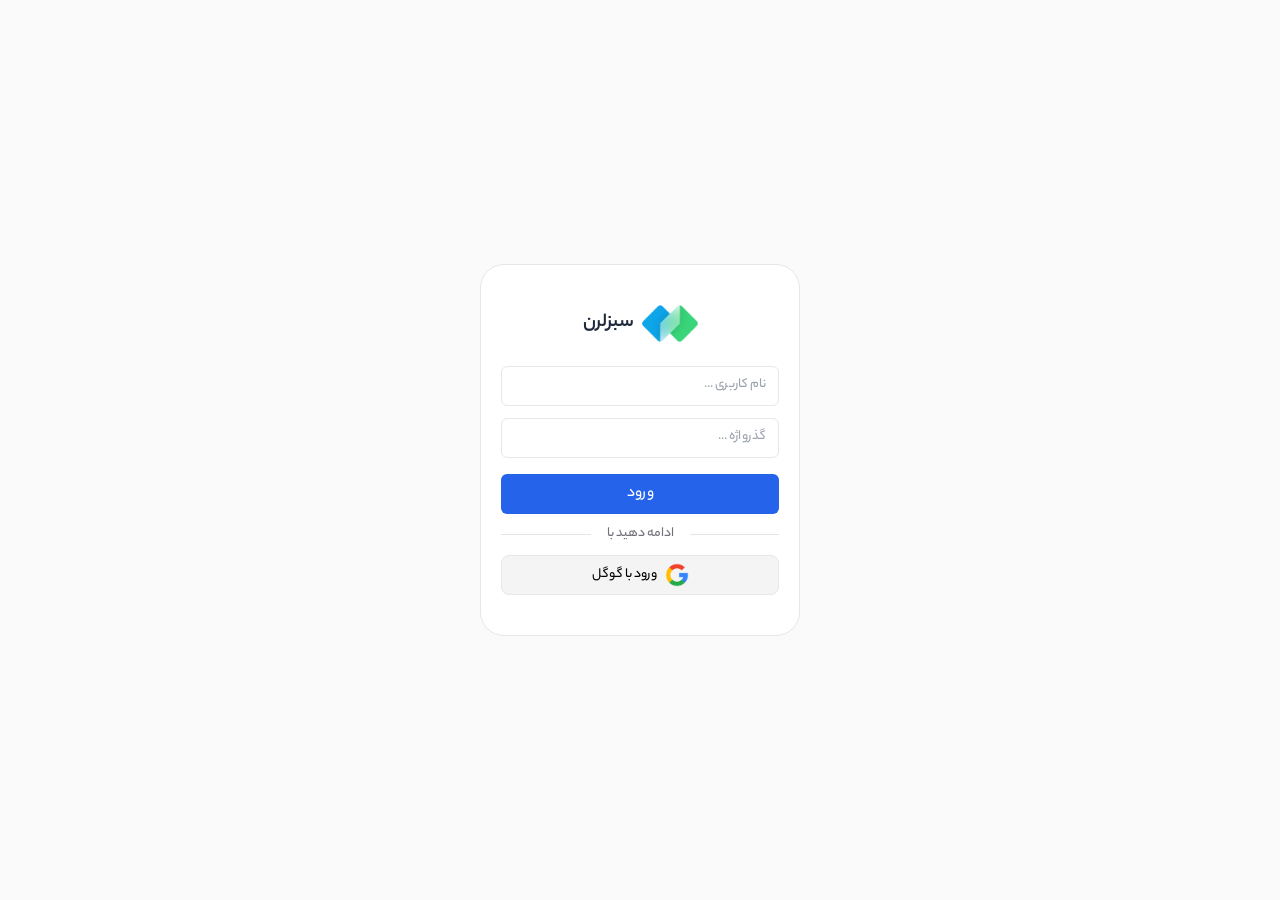
<file: index.html>
<!doctype html>
<html lang="fa-IR" dir="rtl">
  <head>
    <meta charset="UTF-8" />
    <meta name="viewport" content="width=device-width, initial-scale=1.0" />
    <title>Sabzlearn - form validation</title>
    <link rel="stylesheet" href="./css/styles.css" />
  </head>
  <body>
    <!-- <h1 id="title">فرم لاگین سبزلرن</h1> -->

    <div class="login-form">
      <header class="form-header">
        <img src="./images/logo.png" class="w-14" alt="sabzlearn" />
        <span class="font-YekanBakh-Boldt"> سبزلرن </span>
      </header>
      <main class="w-full space-y-3">
        <div class="input-card">
          <input
            type="text"
            placeholder="نام کاربری ..."
            id="name"
            class="input"
            autocomplete="off"
          />
          <p class="message success hidden" id="p1">نام کاربری صحیح است</p>
        </div>
        <div class="input-card">
          <input
            type="password"
            placeholder="گذرواژه ... "
            class="input"
            id="password"
          />
          <p class="message unsuccess hidden" id="p2">
            نام کاربری صحیح نمی باشد
          </p>
        </div>
      </main>
      <footer class="w-full space-y-5">
        <button class="login-button">ورود</button>

        <div class="continue-with"></div>

        <button class="google-button">
          <img src="./images/google.png" class="w-6" alt="google" />
          <span> ورود با گوگل </span>
        </button>
      </footer>
    </div>

    <div class="modal-screen hidden">
      <div class="modal-card">
        <!-- success.png, failed.png -->
        <img src="./images/success.png" class="w-12" alt="Logo" />
        <p>عملیات با موفقیت انجام شد !</p>

        <button class="modal-button">تائید</button>
      </div>
    </div>

    <script src="./js/app.js"></script>
  </body>
</html>
</file>
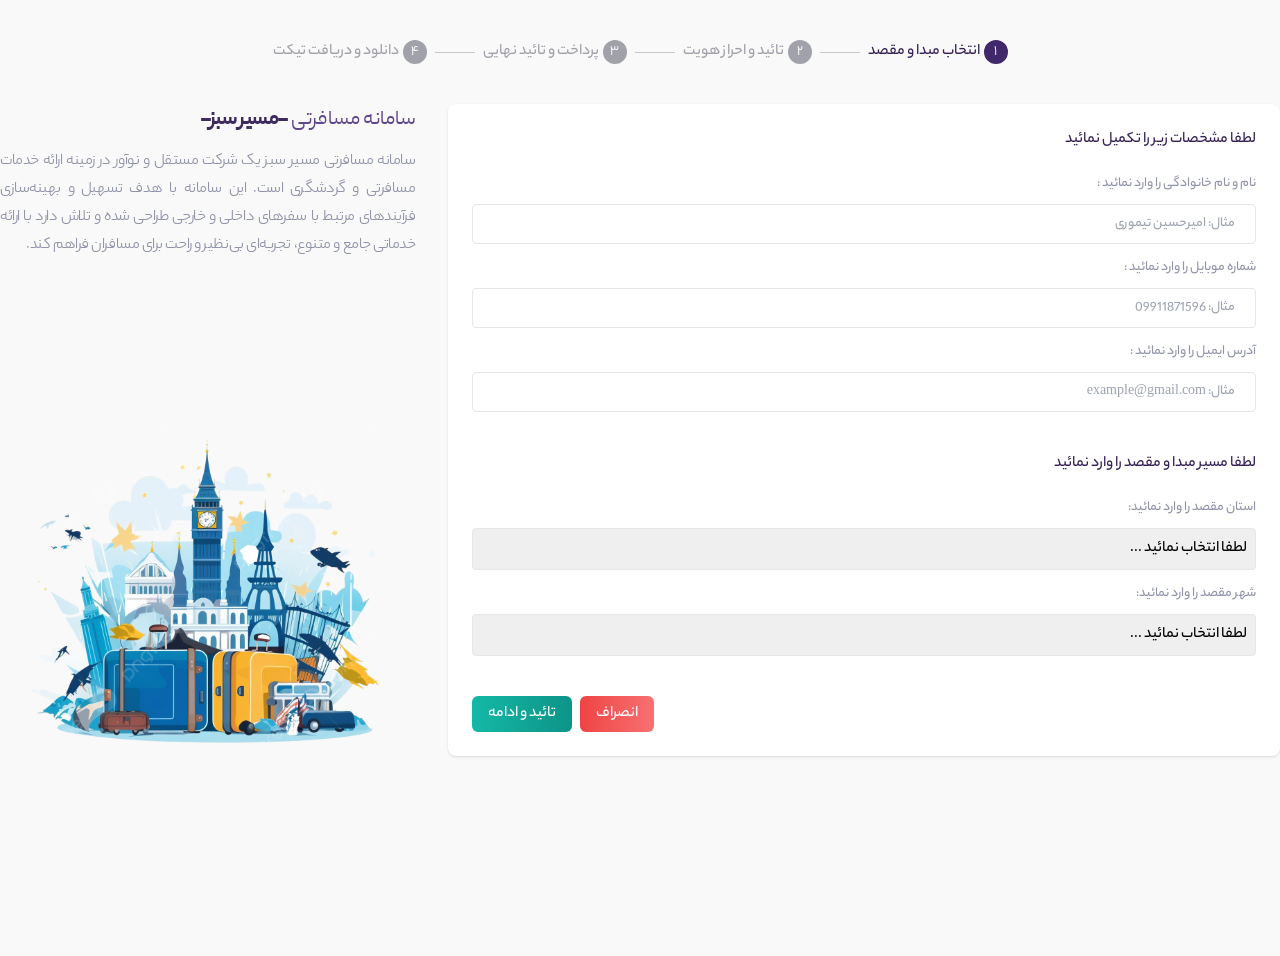
<file: project.html>
<!doctype html>
<html lang="fa-IR" dir="rtl">
  <head>
    <meta charset="UTF-8" />
    <meta name="viewport" content="width=device-width, initial-scale=1.0" />
    <title>Sabzlearn - Ticket reservation</title>
    <link rel="stylesheet" href="./MMM/css/styless.css" />
  </head>
  <body>
    <header class="information">
      <div class="active-info">
        <div class="circle active">1</div>
        <p>انتخاب مبدا و مقصد</p>
      </div>
      <div class="break"></div>
      <div>
        <div class="circle">2</div>
        <p>تائید و احراز هویت</p>
      </div>
      <div class="break"></div>
      <div>
        <div class="circle">3</div>
        <p>پرداخت و تائید نهایی</p>
      </div>
      <div class="break"></div>
      <div>
        <div class="circle">4</div>
        <p>دانلود و دریافت تیکت</p>
      </div>
    </header>

    <!-- Content -->
    <main class="wrapper">
      <section class="content">
        <p class="text-main">لطفا مشخصات زیر را تکمیل نمائید</p>
        <div class="inputs-wrapper">
          <div>
            <label class="text-secondary text-sm" for="fullName">
              نام و نام خانوادگی را وارد نمائید :
            </label>
            <input
              id="fullName"
              type="text"
              placeholder="مثال: امیرحسین تیموری"
            />
          </div>
          <div>
            <label class="text-secondary text-sm" for="phoneNumber">
              شماره موبایل را وارد نمائید :
            </label>
            <input
              id="phoneNumber"
              type="text"
              placeholder="مثال: 09911871596"
            />
          </div>
          <div>
            <label class="text-secondary text-sm" for="email">
              آدرس ایمیل را وارد نمائید :
            </label>
            <input
              id="email"
              type="email"
              placeholder="مثال: example@gmail.com"
            />
          </div>
        </div>

        <!-- Select boxes -->
        <div>
          <p class="text-main">لطفا مسیر مبدا و مقصد را وارد نمائید</p>
          <div class="ways">
            <div>
              <label class="text-secondary text-sm">
                استان مقصد را وارد نمائید:
              </label>
              <select id="select">
                <option selected id="mainoption">لطفا انتخاب نمائید ...</option>
                <!-- <option class="px-4" value="تهران" id="option1">تهران</option>
                <option class="px-4" value="شمال" id="option2">شمال</option>
                <option class="px-4" value="زنجان" id="option3">زنجان</option> -->
              </select>
            </div>
            <div class="">
              <label class="text-secondary text-sm">
                شهر مقصد را وارد نمائید:
              </label>
              <select id="select2">
                <option selected>لطفا انتخاب نمائید ...</option>
                <!-- <option class="px-4" value="تهران">تهران</option>
                <option class="px-4" value="شمال">شمال</option>
                <option class="px-4" value="زنجان">زنجان</option> -->
              </select>
            </div>
          </div>
        </div>
        <div class="buttons-wrapper">
          <button class="cancel-button">انصراف</button>
          <button class="confirm-button">تائید و ادامه</button>
        </div>
      </section>
      <div class="sidebar">
        <div>
          <h3 class="sidebar-title">
            سامانه مسافرتی
            <span class="bold-title"> -مسیر سبز- </span>
          </h3>
          <p class="sidebar-caption">
            سامانه مسافرتی مسیر سبز یک شرکت مستقل و نوآور در زمینه ارائه خدمات
            مسافرتی و گردشگری است. این سامانه با هدف تسهیل و بهینه‌سازی
            فرآیندهای مرتبط با سفرهای داخلی و خارجی طراحی شده و تلاش دارد با
            ارائه خدماتی جامع و متنوع، تجربه‌ای بی‌نظیر و راحت برای مسافران
            فراهم کند.
          </p>
        </div>
        <img src="/MMM/image/travel.png" alt="" />
      </div>
    </main>
    <script src="./js/project.js"></script>
  </body>
</html>
</file>
<file: css/styles.css>
*, ::before, ::after {
  --tw-border-spacing-x: 0;
  --tw-border-spacing-y: 0;
  --tw-translate-x: 0;
  --tw-translate-y: 0;
  --tw-rotate: 0;
  --tw-skew-x: 0;
  --tw-skew-y: 0;
  --tw-scale-x: 1;
  --tw-scale-y: 1;
  --tw-pan-x:  ;
  --tw-pan-y:  ;
  --tw-pinch-zoom:  ;
  --tw-scroll-snap-strictness: proximity;
  --tw-gradient-from-position:  ;
  --tw-gradient-via-position:  ;
  --tw-gradient-to-position:  ;
  --tw-ordinal:  ;
  --tw-slashed-zero:  ;
  --tw-numeric-figure:  ;
  --tw-numeric-spacing:  ;
  --tw-numeric-fraction:  ;
  --tw-ring-inset:  ;
  --tw-ring-offset-width: 0px;
  --tw-ring-offset-color: #fff;
  --tw-ring-color: rgb(59 130 246 / 0.5);
  --tw-ring-offset-shadow: 0 0 #0000;
  --tw-ring-shadow: 0 0 #0000;
  --tw-shadow: 0 0 #0000;
  --tw-shadow-colored: 0 0 #0000;
  --tw-blur:  ;
  --tw-brightness:  ;
  --tw-contrast:  ;
  --tw-grayscale:  ;
  --tw-hue-rotate:  ;
  --tw-invert:  ;
  --tw-saturate:  ;
  --tw-sepia:  ;
  --tw-drop-shadow:  ;
  --tw-backdrop-blur:  ;
  --tw-backdrop-brightness:  ;
  --tw-backdrop-contrast:  ;
  --tw-backdrop-grayscale:  ;
  --tw-backdrop-hue-rotate:  ;
  --tw-backdrop-invert:  ;
  --tw-backdrop-opacity:  ;
  --tw-backdrop-saturate:  ;
  --tw-backdrop-sepia:  ;
  --tw-contain-size:  ;
  --tw-contain-layout:  ;
  --tw-contain-paint:  ;
  --tw-contain-style:  ;
}

::backdrop {
  --tw-border-spacing-x: 0;
  --tw-border-spacing-y: 0;
  --tw-translate-x: 0;
  --tw-translate-y: 0;
  --tw-rotate: 0;
  --tw-skew-x: 0;
  --tw-skew-y: 0;
  --tw-scale-x: 1;
  --tw-scale-y: 1;
  --tw-pan-x:  ;
  --tw-pan-y:  ;
  --tw-pinch-zoom:  ;
  --tw-scroll-snap-strictness: proximity;
  --tw-gradient-from-position:  ;
  --tw-gradient-via-position:  ;
  --tw-gradient-to-position:  ;
  --tw-ordinal:  ;
  --tw-slashed-zero:  ;
  --tw-numeric-figure:  ;
  --tw-numeric-spacing:  ;
  --tw-numeric-fraction:  ;
  --tw-ring-inset:  ;
  --tw-ring-offset-width: 0px;
  --tw-ring-offset-color: #fff;
  --tw-ring-color: rgb(59 130 246 / 0.5);
  --tw-ring-offset-shadow: 0 0 #0000;
  --tw-ring-shadow: 0 0 #0000;
  --tw-shadow: 0 0 #0000;
  --tw-shadow-colored: 0 0 #0000;
  --tw-blur:  ;
  --tw-brightness:  ;
  --tw-contrast:  ;
  --tw-grayscale:  ;
  --tw-hue-rotate:  ;
  --tw-invert:  ;
  --tw-saturate:  ;
  --tw-sepia:  ;
  --tw-drop-shadow:  ;
  --tw-backdrop-blur:  ;
  --tw-backdrop-brightness:  ;
  --tw-backdrop-contrast:  ;
  --tw-backdrop-grayscale:  ;
  --tw-backdrop-hue-rotate:  ;
  --tw-backdrop-invert:  ;
  --tw-backdrop-opacity:  ;
  --tw-backdrop-saturate:  ;
  --tw-backdrop-sepia:  ;
  --tw-contain-size:  ;
  --tw-contain-layout:  ;
  --tw-contain-paint:  ;
  --tw-contain-style:  ;
}

/*
! tailwindcss v3.4.13 | MIT License | https://tailwindcss.com
*/

/*
1. Prevent padding and border from affecting element width. (https://github.com/mozdevs/cssremedy/issues/4)
2. Allow adding a border to an element by just adding a border-width. (https://github.com/tailwindcss/tailwindcss/pull/116)
*/

*,
::before,
::after {
  box-sizing: border-box;
  /* 1 */
  border-width: 0;
  /* 2 */
  border-style: solid;
  /* 2 */
  border-color: #e5e7eb;
  /* 2 */
}

::before,
::after {
  --tw-content: '';
}

/*
1. Use a consistent sensible line-height in all browsers.
2. Prevent adjustments of font size after orientation changes in iOS.
3. Use a more readable tab size.
4. Use the user's configured `sans` font-family by default.
5. Use the user's configured `sans` font-feature-settings by default.
6. Use the user's configured `sans` font-variation-settings by default.
7. Disable tap highlights on iOS
*/

html,
:host {
  line-height: 1.5;
  /* 1 */
  -webkit-text-size-adjust: 100%;
  /* 2 */
  -moz-tab-size: 4;
  /* 3 */
  -o-tab-size: 4;
     tab-size: 4;
  /* 3 */
  font-family: ui-sans-serif, system-ui, sans-serif, "Apple Color Emoji", "Segoe UI Emoji", "Segoe UI Symbol", "Noto Color Emoji";
  /* 4 */
  font-feature-settings: normal;
  /* 5 */
  font-variation-settings: normal;
  /* 6 */
  -webkit-tap-highlight-color: transparent;
  /* 7 */
}

/*
1. Remove the margin in all browsers.
2. Inherit line-height from `html` so users can set them as a class directly on the `html` element.
*/

body {
  margin: 0;
  /* 1 */
  line-height: inherit;
  /* 2 */
}

/*
1. Add the correct height in Firefox.
2. Correct the inheritance of border color in Firefox. (https://bugzilla.mozilla.org/show_bug.cgi?id=190655)
3. Ensure horizontal rules are visible by default.
*/

hr {
  height: 0;
  /* 1 */
  color: inherit;
  /* 2 */
  border-top-width: 1px;
  /* 3 */
}

/*
Add the correct text decoration in Chrome, Edge, and Safari.
*/

abbr:where([title]) {
  -webkit-text-decoration: underline dotted;
          text-decoration: underline dotted;
}

/*
Remove the default font size and weight for headings.
*/

h1,
h2,
h3,
h4,
h5,
h6 {
  font-size: inherit;
  font-weight: inherit;
}

/*
Reset links to optimize for opt-in styling instead of opt-out.
*/

a {
  color: inherit;
  text-decoration: inherit;
}

/*
Add the correct font weight in Edge and Safari.
*/

b,
strong {
  font-weight: bolder;
}

/*
1. Use the user's configured `mono` font-family by default.
2. Use the user's configured `mono` font-feature-settings by default.
3. Use the user's configured `mono` font-variation-settings by default.
4. Correct the odd `em` font sizing in all browsers.
*/

code,
kbd,
samp,
pre {
  font-family: ui-monospace, SFMono-Regular, Menlo, Monaco, Consolas, "Liberation Mono", "Courier New", monospace;
  /* 1 */
  font-feature-settings: normal;
  /* 2 */
  font-variation-settings: normal;
  /* 3 */
  font-size: 1em;
  /* 4 */
}

/*
Add the correct font size in all browsers.
*/

small {
  font-size: 80%;
}

/*
Prevent `sub` and `sup` elements from affecting the line height in all browsers.
*/

sub,
sup {
  font-size: 75%;
  line-height: 0;
  position: relative;
  vertical-align: baseline;
}

sub {
  bottom: -0.25em;
}

sup {
  top: -0.5em;
}

/*
1. Remove text indentation from table contents in Chrome and Safari. (https://bugs.chromium.org/p/chromium/issues/detail?id=999088, https://bugs.webkit.org/show_bug.cgi?id=201297)
2. Correct table border color inheritance in all Chrome and Safari. (https://bugs.chromium.org/p/chromium/issues/detail?id=935729, https://bugs.webkit.org/show_bug.cgi?id=195016)
3. Remove gaps between table borders by default.
*/

table {
  text-indent: 0;
  /* 1 */
  border-color: inherit;
  /* 2 */
  border-collapse: collapse;
  /* 3 */
}

/*
1. Change the font styles in all browsers.
2. Remove the margin in Firefox and Safari.
3. Remove default padding in all browsers.
*/

button,
input,
optgroup,
select,
textarea {
  font-family: inherit;
  /* 1 */
  font-feature-settings: inherit;
  /* 1 */
  font-variation-settings: inherit;
  /* 1 */
  font-size: 100%;
  /* 1 */
  font-weight: inherit;
  /* 1 */
  line-height: inherit;
  /* 1 */
  letter-spacing: inherit;
  /* 1 */
  color: inherit;
  /* 1 */
  margin: 0;
  /* 2 */
  padding: 0;
  /* 3 */
}

/*
Remove the inheritance of text transform in Edge and Firefox.
*/

button,
select {
  text-transform: none;
}

/*
1. Correct the inability to style clickable types in iOS and Safari.
2. Remove default button styles.
*/

button,
input:where([type='button']),
input:where([type='reset']),
input:where([type='submit']) {
  -webkit-appearance: button;
  /* 1 */
  background-color: transparent;
  /* 2 */
  background-image: none;
  /* 2 */
}

/*
Use the modern Firefox focus style for all focusable elements.
*/

:-moz-focusring {
  outline: auto;
}

/*
Remove the additional `:invalid` styles in Firefox. (https://github.com/mozilla/gecko-dev/blob/2f9eacd9d3d995c937b4251a5557d95d494c9be1/layout/style/res/forms.css#L728-L737)
*/

:-moz-ui-invalid {
  box-shadow: none;
}

/*
Add the correct vertical alignment in Chrome and Firefox.
*/

progress {
  vertical-align: baseline;
}

/*
Correct the cursor style of increment and decrement buttons in Safari.
*/

::-webkit-inner-spin-button,
::-webkit-outer-spin-button {
  height: auto;
}

/*
1. Correct the odd appearance in Chrome and Safari.
2. Correct the outline style in Safari.
*/

[type='search'] {
  -webkit-appearance: textfield;
  /* 1 */
  outline-offset: -2px;
  /* 2 */
}

/*
Remove the inner padding in Chrome and Safari on macOS.
*/

::-webkit-search-decoration {
  -webkit-appearance: none;
}

/*
1. Correct the inability to style clickable types in iOS and Safari.
2. Change font properties to `inherit` in Safari.
*/

::-webkit-file-upload-button {
  -webkit-appearance: button;
  /* 1 */
  font: inherit;
  /* 2 */
}

/*
Add the correct display in Chrome and Safari.
*/

summary {
  display: list-item;
}

/*
Removes the default spacing and border for appropriate elements.
*/

blockquote,
dl,
dd,
h1,
h2,
h3,
h4,
h5,
h6,
hr,
figure,
p,
pre {
  margin: 0;
}

fieldset {
  margin: 0;
  padding: 0;
}

legend {
  padding: 0;
}

ol,
ul,
menu {
  list-style: none;
  margin: 0;
  padding: 0;
}

/*
Reset default styling for dialogs.
*/

dialog {
  padding: 0;
}

/*
Prevent resizing textareas horizontally by default.
*/

textarea {
  resize: vertical;
}

/*
1. Reset the default placeholder opacity in Firefox. (https://github.com/tailwindlabs/tailwindcss/issues/3300)
2. Set the default placeholder color to the user's configured gray 400 color.
*/

input::-moz-placeholder, textarea::-moz-placeholder {
  opacity: 1;
  /* 1 */
  color: #9ca3af;
  /* 2 */
}

input::placeholder,
textarea::placeholder {
  opacity: 1;
  /* 1 */
  color: #9ca3af;
  /* 2 */
}

/*
Set the default cursor for buttons.
*/

button,
[role="button"] {
  cursor: pointer;
}

/*
Make sure disabled buttons don't get the pointer cursor.
*/

:disabled {
  cursor: default;
}

/*
1. Make replaced elements `display: block` by default. (https://github.com/mozdevs/cssremedy/issues/14)
2. Add `vertical-align: middle` to align replaced elements more sensibly by default. (https://github.com/jensimmons/cssremedy/issues/14#issuecomment-634934210)
   This can trigger a poorly considered lint error in some tools but is included by design.
*/

img,
svg,
video,
canvas,
audio,
iframe,
embed,
object {
  display: block;
  /* 1 */
  vertical-align: middle;
  /* 2 */
}

/*
Constrain images and videos to the parent width and preserve their intrinsic aspect ratio. (https://github.com/mozdevs/cssremedy/issues/14)
*/

img,
video {
  max-width: 100%;
  height: auto;
}

/* Make elements with the HTML hidden attribute stay hidden by default */

[hidden] {
  display: none;
}

.hidden {
  display: none;
}

.w-12 {
  width: 3rem;
}

.w-14 {
  width: 3.5rem;
}

.w-6 {
  width: 1.5rem;
}

.w-full {
  width: 100%;
}

.space-y-3 > :not([hidden]) ~ :not([hidden]) {
  --tw-space-y-reverse: 0;
  margin-top: calc(0.75rem * calc(1 - var(--tw-space-y-reverse)));
  margin-bottom: calc(0.75rem * var(--tw-space-y-reverse));
}

.space-y-5 > :not([hidden]) ~ :not([hidden]) {
  --tw-space-y-reverse: 0;
  margin-top: calc(1.25rem * calc(1 - var(--tw-space-y-reverse)));
  margin-bottom: calc(1.25rem * var(--tw-space-y-reverse));
}

.font-YekanBakh-Boldt {
  font-family: YekanBakh-Boldt;
}

@font-face {
  font-family: "YekanBakh-Regular";

  src: url(../fonts/YekanBakh-Regular.ttf);
}

@font-face {
  font-family: "YekanBakh-Medium";

  src: url(../fonts/YekanBakh-Medium.ttf);
}

@font-face {
  font-family: "YekanBakh-Boldt";

  src: url(../fonts/YekanBakh-Boldt.ttf);
}

.input {
  height: 2.5rem;
  width: 100%;
  border-radius: 0.375rem;
  border-width: 1px;
  padding-left: 0.75rem;
  padding-right: 0.75rem;
}

.input::-moz-placeholder {
  font-family: YekanBakh-Medium;
  font-size: 0.875rem;
  line-height: 1.25rem;
}

.input::placeholder {
  font-family: YekanBakh-Medium;
  font-size: 0.875rem;
  line-height: 1.25rem;
}

.input:focus-within {
  outline: 2px solid transparent;
  outline-offset: 2px;
}

.message {
  margin-left: auto;
  margin-right: auto;
  text-align: center;
  font-size: 0.875rem;
  line-height: 1.25rem;
}

.unsuccess {
  --tw-text-opacity: 1;
  color: rgb(220 38 38 / var(--tw-text-opacity));
}

.success {
  --tw-text-opacity: 1;
  color: rgb(34 197 94 / var(--tw-text-opacity));
}

.input-card > :not([hidden]) ~ :not([hidden]) {
  --tw-space-y-reverse: 0;
  margin-top: calc(0.25rem * calc(1 - var(--tw-space-y-reverse)));
  margin-bottom: calc(0.25rem * var(--tw-space-y-reverse));
}

.continue-with {
  position: relative;
  display: flex;
  height: 1px;
  width: 100%;
  align-items: center;
  justify-content: center;
  background-color: rgb(0 0 0 / 0.1);
}

.continue-with::before {
  position: absolute;
  --tw-bg-opacity: 1;
  background-color: rgb(255 255 255 / var(--tw-bg-opacity));
  padding-left: 1rem;
  padding-right: 1rem;
  font-size: 0.875rem;
  line-height: 1.25rem;
  --tw-text-opacity: 1;
  color: rgb(113 113 122 / var(--tw-text-opacity));
  --tw-content: 'ادامه دهید با';
  content: var(--tw-content);
}

.login-button {
  height: 2.5rem;
  width: 100%;
  border-radius: 0.375rem;
  --tw-bg-opacity: 1;
  background-color: rgb(37 99 235 / var(--tw-bg-opacity));
  --tw-text-opacity: 1;
  color: rgb(255 255 255 / var(--tw-text-opacity));
  transition-duration: 150ms;
}

.login-button:hover {
  --tw-bg-opacity: 0.9;
}

.login-button:focus {
  --tw-ring-offset-shadow: var(--tw-ring-inset) 0 0 0 var(--tw-ring-offset-width) var(--tw-ring-offset-color);
  --tw-ring-shadow: var(--tw-ring-inset) 0 0 0 calc(2px + var(--tw-ring-offset-width)) var(--tw-ring-color);
  box-shadow: var(--tw-ring-offset-shadow), var(--tw-ring-shadow), var(--tw-shadow, 0 0 #0000);
}

body {
  display: flex;
  height: 100vh;
  width: 100%;
  align-items: center;
  justify-content: center;
  --tw-bg-opacity: 1;
  background-color: rgb(250 250 250 / var(--tw-bg-opacity));
  font-family: YekanBakh-Medium;
}

.login-form {
  display: flex;
  width: 320px;
  flex-direction: column;
  align-items: center;
  justify-content: center;
}

.login-form > :not([hidden]) ~ :not([hidden]) {
  --tw-space-y-reverse: 0;
  margin-top: calc(1rem * calc(1 - var(--tw-space-y-reverse)));
  margin-bottom: calc(1rem * var(--tw-space-y-reverse));
}

.login-form {
  border-radius: 1.5rem;
  border-width: 1px;
  --tw-bg-opacity: 1;
  background-color: rgb(255 255 255 / var(--tw-bg-opacity));
  padding: 1.25rem;
  padding-top: 2.5rem;
  padding-bottom: 2.5rem;
}

.form-header {
  margin-bottom: 0.5rem;
  display: flex;
  width: 400px;
  align-items: center;
  justify-content: center;
  gap: 0.5rem;
  font-size: 1.25rem;
  line-height: 1.75rem;
  --tw-text-opacity: 1;
  color: rgb(30 41 59 / var(--tw-text-opacity));
}

.form-header > * {
  display: inline;
}

.google-button {
  display: flex;
  height: 2.5rem;
  width: 100%;
  align-items: center;
  justify-content: center;
  gap: 0.5rem;
  border-radius: 0.5rem;
  border-width: 1px;
  --tw-bg-opacity: 1;
  background-color: rgb(244 244 245 / var(--tw-bg-opacity));
  font-size: 0.875rem;
  line-height: 1.25rem;
  --tw-ring-opacity: 1;
  --tw-ring-color: rgb(212 212 216 / var(--tw-ring-opacity));
  transition-duration: 150ms;
}

.google-button:hover {
  --tw-bg-opacity: 1;
  background-color: rgb(250 250 250 / var(--tw-bg-opacity));
}

.google-button:focus {
  --tw-ring-offset-shadow: var(--tw-ring-inset) 0 0 0 var(--tw-ring-offset-width) var(--tw-ring-offset-color);
  --tw-ring-shadow: var(--tw-ring-inset) 0 0 0 calc(2px + var(--tw-ring-offset-width)) var(--tw-ring-color);
  box-shadow: var(--tw-ring-offset-shadow), var(--tw-ring-shadow), var(--tw-shadow, 0 0 #0000);
}

.modal-screen {
  position: fixed;
  top: 0px;
  right: 0px;
  display: flex;
  height: 100vh;
  width: 100%;
  align-items: center;
  justify-content: center;
  background-color: rgb(0 0 0 / 0.1);
  --tw-backdrop-blur: blur(4px);
  -webkit-backdrop-filter: var(--tw-backdrop-blur) var(--tw-backdrop-brightness) var(--tw-backdrop-contrast) var(--tw-backdrop-grayscale) var(--tw-backdrop-hue-rotate) var(--tw-backdrop-invert) var(--tw-backdrop-opacity) var(--tw-backdrop-saturate) var(--tw-backdrop-sepia);
  backdrop-filter: var(--tw-backdrop-blur) var(--tw-backdrop-brightness) var(--tw-backdrop-contrast) var(--tw-backdrop-grayscale) var(--tw-backdrop-hue-rotate) var(--tw-backdrop-invert) var(--tw-backdrop-opacity) var(--tw-backdrop-saturate) var(--tw-backdrop-sepia);
}

.modal-card {
  display: flex;
  width: 380px;
  flex-direction: column;
  align-items: center;
  justify-content: center;
  gap: 1rem;
  border-radius: 0.5rem;
  --tw-bg-opacity: 1;
  background-color: rgb(255 255 255 / var(--tw-bg-opacity));
  padding: 1rem;
  --tw-shadow: 0 10px 15px -3px rgb(0 0 0 / 0.1), 0 4px 6px -4px rgb(0 0 0 / 0.1);
  --tw-shadow-colored: 0 10px 15px -3px var(--tw-shadow-color), 0 4px 6px -4px var(--tw-shadow-color);
  box-shadow: var(--tw-ring-offset-shadow, 0 0 #0000), var(--tw-ring-shadow, 0 0 #0000), var(--tw-shadow);
}

.modal-button {
  border-radius: 0.5rem;
  --tw-bg-opacity: 1;
  background-color: rgb(59 130 246 / var(--tw-bg-opacity));
  padding-left: 1rem;
  padding-right: 1rem;
  padding-bottom: 0.25rem;
  padding-top: 0.375rem;
  --tw-text-opacity: 1;
  color: rgb(255 255 255 / var(--tw-text-opacity));
  transition-duration: 150ms;
}

.modal-button:hover {
  --tw-bg-opacity: 0.8;
}

.modal-button:focus {
  --tw-ring-offset-shadow: var(--tw-ring-inset) 0 0 0 var(--tw-ring-offset-width) var(--tw-ring-offset-color);
  --tw-ring-shadow: var(--tw-ring-inset) 0 0 0 calc(2px + var(--tw-ring-offset-width)) var(--tw-ring-color);
  box-shadow: var(--tw-ring-offset-shadow), var(--tw-ring-shadow), var(--tw-shadow, 0 0 #0000);
}

.modal-screen.hidden {
  visibility: hidden;
  opacity: 0;
}
</file>
<file: MMM/css/styless.css>
*,
::before,
::after {
  --tw-border-spacing-x: 0;
  --tw-border-spacing-y: 0;
  --tw-translate-x: 0;
  --tw-translate-y: 0;
  --tw-rotate: 0;
  --tw-skew-x: 0;
  --tw-skew-y: 0;
  --tw-scale-x: 1;
  --tw-scale-y: 1;
  --tw-pan-x:  ;
  --tw-pan-y:  ;
  --tw-pinch-zoom:  ;
  --tw-scroll-snap-strictness: proximity;
  --tw-gradient-from-position:  ;
  --tw-gradient-via-position:  ;
  --tw-gradient-to-position:  ;
  --tw-ordinal:  ;
  --tw-slashed-zero:  ;
  --tw-numeric-figure:  ;
  --tw-numeric-spacing:  ;
  --tw-numeric-fraction:  ;
  --tw-ring-inset:  ;
  --tw-ring-offset-width: 0px;
  --tw-ring-offset-color: #fff;
  --tw-ring-color: rgb(59 130 246 / 0.5);
  --tw-ring-offset-shadow: 0 0 #0000;
  --tw-ring-shadow: 0 0 #0000;
  --tw-shadow: 0 0 #0000;
  --tw-shadow-colored: 0 0 #0000;
  --tw-blur:  ;
  --tw-brightness:  ;
  --tw-contrast:  ;
  --tw-grayscale:  ;
  --tw-hue-rotate:  ;
  --tw-invert:  ;
  --tw-saturate:  ;
  --tw-sepia:  ;
  --tw-drop-shadow:  ;
  --tw-backdrop-blur:  ;
  --tw-backdrop-brightness:  ;
  --tw-backdrop-contrast:  ;
  --tw-backdrop-grayscale:  ;
  --tw-backdrop-hue-rotate:  ;
  --tw-backdrop-invert:  ;
  --tw-backdrop-opacity:  ;
  --tw-backdrop-saturate:  ;
  --tw-backdrop-sepia:  ;
  --tw-contain-size:  ;
  --tw-contain-layout:  ;
  --tw-contain-paint:  ;
  --tw-contain-style:  ;
}

::backdrop {
  --tw-border-spacing-x: 0;
  --tw-border-spacing-y: 0;
  --tw-translate-x: 0;
  --tw-translate-y: 0;
  --tw-rotate: 0;
  --tw-skew-x: 0;
  --tw-skew-y: 0;
  --tw-scale-x: 1;
  --tw-scale-y: 1;
  --tw-pan-x:  ;
  --tw-pan-y:  ;
  --tw-pinch-zoom:  ;
  --tw-scroll-snap-strictness: proximity;
  --tw-gradient-from-position:  ;
  --tw-gradient-via-position:  ;
  --tw-gradient-to-position:  ;
  --tw-ordinal:  ;
  --tw-slashed-zero:  ;
  --tw-numeric-figure:  ;
  --tw-numeric-spacing:  ;
  --tw-numeric-fraction:  ;
  --tw-ring-inset:  ;
  --tw-ring-offset-width: 0px;
  --tw-ring-offset-color: #fff;
  --tw-ring-color: rgb(59 130 246 / 0.5);
  --tw-ring-offset-shadow: 0 0 #0000;
  --tw-ring-shadow: 0 0 #0000;
  --tw-shadow: 0 0 #0000;
  --tw-shadow-colored: 0 0 #0000;
  --tw-blur:  ;
  --tw-brightness:  ;
  --tw-contrast:  ;
  --tw-grayscale:  ;
  --tw-hue-rotate:  ;
  --tw-invert:  ;
  --tw-saturate:  ;
  --tw-sepia:  ;
  --tw-drop-shadow:  ;
  --tw-backdrop-blur:  ;
  --tw-backdrop-brightness:  ;
  --tw-backdrop-contrast:  ;
  --tw-backdrop-grayscale:  ;
  --tw-backdrop-hue-rotate:  ;
  --tw-backdrop-invert:  ;
  --tw-backdrop-opacity:  ;
  --tw-backdrop-saturate:  ;
  --tw-backdrop-sepia:  ;
  --tw-contain-size:  ;
  --tw-contain-layout:  ;
  --tw-contain-paint:  ;
  --tw-contain-style:  ;
}

/*
! tailwindcss v3.4.13 | MIT License | https://tailwindcss.com
*/

/*
1. Prevent padding and border from affecting element width. (https://github.com/mozdevs/cssremedy/issues/4)
2. Allow adding a border to an element by just adding a border-width. (https://github.com/tailwindcss/tailwindcss/pull/116)
*/

*,
::before,
::after {
  box-sizing: border-box;
  /* 1 */
  border-width: 0;
  /* 2 */
  border-style: solid;
  /* 2 */
  border-color: #e5e7eb;
  /* 2 */
}

::before,
::after {
  --tw-content: "";
}

/*
1. Use a consistent sensible line-height in all browsers.
2. Prevent adjustments of font size after orientation changes in iOS.
3. Use a more readable tab size.
4. Use the user's configured `sans` font-family by default.
5. Use the user's configured `sans` font-feature-settings by default.
6. Use the user's configured `sans` font-variation-settings by default.
7. Disable tap highlights on iOS
*/

html,
:host {
  line-height: 1.5;
  /* 1 */
  -webkit-text-size-adjust: 100%;
  /* 2 */
  -moz-tab-size: 4;
  /* 3 */
  -o-tab-size: 4;
  tab-size: 4;
  /* 3 */
  font-family:
    ui-sans-serif, system-ui, sans-serif, "Apple Color Emoji", "Segoe UI Emoji",
    "Segoe UI Symbol", "Noto Color Emoji";
  /* 4 */
  font-feature-settings: normal;
  /* 5 */
  font-variation-settings: normal;
  /* 6 */
  -webkit-tap-highlight-color: transparent;
  /* 7 */
}

/*
1. Remove the margin in all browsers.
2. Inherit line-height from `html` so users can set them as a class directly on the `html` element.
*/

body {
  margin: 0;
  /* 1 */
  line-height: inherit;
  /* 2 */
}

/*
1. Add the correct height in Firefox.
2. Correct the inheritance of border color in Firefox. (https://bugzilla.mozilla.org/show_bug.cgi?id=190655)
3. Ensure horizontal rules are visible by default.
*/

hr {
  height: 0;
  /* 1 */
  color: inherit;
  /* 2 */
  border-top-width: 1px;
  /* 3 */
}

/*
Add the correct text decoration in Chrome, Edge, and Safari.
*/

abbr:where([title]) {
  -webkit-text-decoration: underline dotted;
  text-decoration: underline dotted;
}

/*
Remove the default font size and weight for headings.
*/

h1,
h2,
h3,
h4,
h5,
h6 {
  font-size: inherit;
  font-weight: inherit;
}

/*
Reset links to optimize for opt-in styling instead of opt-out.
*/

a {
  color: inherit;
  text-decoration: inherit;
}

/*
Add the correct font weight in Edge and Safari.
*/

b,
strong {
  font-weight: bolder;
}

/*
1. Use the user's configured `mono` font-family by default.
2. Use the user's configured `mono` font-feature-settings by default.
3. Use the user's configured `mono` font-variation-settings by default.
4. Correct the odd `em` font sizing in all browsers.
*/

code,
kbd,
samp,
pre {
  font-family:
    ui-monospace, SFMono-Regular, Menlo, Monaco, Consolas, "Liberation Mono",
    "Courier New", monospace;
  /* 1 */
  font-feature-settings: normal;
  /* 2 */
  font-variation-settings: normal;
  /* 3 */
  font-size: 1em;
  /* 4 */
}

/*
Add the correct font size in all browsers.
*/

small {
  font-size: 80%;
}

/*
Prevent `sub` and `sup` elements from affecting the line height in all browsers.
*/

sub,
sup {
  font-size: 75%;
  line-height: 0;
  position: relative;
  vertical-align: baseline;
}

sub {
  bottom: -0.25em;
}

sup {
  top: -0.5em;
}

/*
1. Remove text indentation from table contents in Chrome and Safari. (https://bugs.chromium.org/p/chromium/issues/detail?id=999088, https://bugs.webkit.org/show_bug.cgi?id=201297)
2. Correct table border color inheritance in all Chrome and Safari. (https://bugs.chromium.org/p/chromium/issues/detail?id=935729, https://bugs.webkit.org/show_bug.cgi?id=195016)
3. Remove gaps between table borders by default.
*/

table {
  text-indent: 0;
  /* 1 */
  border-color: inherit;
  /* 2 */
  border-collapse: collapse;
  /* 3 */
}

/*
1. Change the font styles in all browsers.
2. Remove the margin in Firefox and Safari.
3. Remove default padding in all browsers.
*/

button,
input,
optgroup,
select,
textarea {
  font-family: inherit;
  /* 1 */
  font-feature-settings: inherit;
  /* 1 */
  font-variation-settings: inherit;
  /* 1 */
  font-size: 100%;
  /* 1 */
  font-weight: inherit;
  /* 1 */
  line-height: inherit;
  /* 1 */
  letter-spacing: inherit;
  /* 1 */
  color: inherit;
  /* 1 */
  margin: 0;
  /* 2 */
  padding: 0;
  /* 3 */
}

/*
Remove the inheritance of text transform in Edge and Firefox.
*/

button,
select {
  text-transform: none;
}

/*
1. Correct the inability to style clickable types in iOS and Safari.
2. Remove default button styles.
*/

button,
input:where([type="button"]),
input:where([type="reset"]),
input:where([type="submit"]) {
  -webkit-appearance: button;
  /* 1 */
  background-color: transparent;
  /* 2 */
  background-image: none;
  /* 2 */
}

/*
Use the modern Firefox focus style for all focusable elements.
*/

:-moz-focusring {
  outline: auto;
}

/*
Remove the additional `:invalid` styles in Firefox. (https://github.com/mozilla/gecko-dev/blob/2f9eacd9d3d995c937b4251a5557d95d494c9be1/layout/style/res/forms.css#L728-L737)
*/

:-moz-ui-invalid {
  box-shadow: none;
}

/*
Add the correct vertical alignment in Chrome and Firefox.
*/

progress {
  vertical-align: baseline;
}

/*
Correct the cursor style of increment and decrement buttons in Safari.
*/

::-webkit-inner-spin-button,
::-webkit-outer-spin-button {
  height: auto;
}

/*
1. Correct the odd appearance in Chrome and Safari.
2. Correct the outline style in Safari.
*/

[type="search"] {
  -webkit-appearance: textfield;
  /* 1 */
  outline-offset: -2px;
  /* 2 */
}

/*
Remove the inner padding in Chrome and Safari on macOS.
*/

::-webkit-search-decoration {
  -webkit-appearance: none;
}

/*
1. Correct the inability to style clickable types in iOS and Safari.
2. Change font properties to `inherit` in Safari.
*/

::-webkit-file-upload-button {
  -webkit-appearance: button;
  /* 1 */
  font: inherit;
  /* 2 */
}

/*
Add the correct display in Chrome and Safari.
*/

summary {
  display: list-item;
}

/*
Removes the default spacing and border for appropriate elements.
*/

blockquote,
dl,
dd,
h1,
h2,
h3,
h4,
h5,
h6,
hr,
figure,
p,
pre {
  margin: 0;
}

fieldset {
  margin: 0;
  padding: 0;
}

legend {
  padding: 0;
}

ol,
ul,
menu {
  list-style: none;
  margin: 0;
  padding: 0;
}

/*
Reset default styling for dialogs.
*/

dialog {
  padding: 0;
}

/*
Prevent resizing textareas horizontally by default.
*/

textarea {
  resize: vertical;
}

/*
1. Reset the default placeholder opacity in Firefox. (https://github.com/tailwindlabs/tailwindcss/issues/3300)
2. Set the default placeholder color to the user's configured gray 400 color.
*/

input::-moz-placeholder,
textarea::-moz-placeholder {
  opacity: 1;
  /* 1 */
  color: #9ca3af;
  /* 2 */
}

input::placeholder,
textarea::placeholder {
  opacity: 1;
  /* 1 */
  color: #9ca3af;
  /* 2 */
}

/*
Set the default cursor for buttons.
*/

button,
[role="button"] {
  cursor: pointer;
}

/*
Make sure disabled buttons don't get the pointer cursor.
*/

:disabled {
  cursor: default;
}

/*
1. Make replaced elements `display: block` by default. (https://github.com/mozdevs/cssremedy/issues/14)
2. Add `vertical-align: middle` to align replaced elements more sensibly by default. (https://github.com/jensimmons/cssremedy/issues/14#issuecomment-634934210)
   This can trigger a poorly considered lint error in some tools but is included by design.
*/

img,
svg,
video,
canvas,
audio,
iframe,
embed,
object {
  display: block;
  /* 1 */
  vertical-align: middle;
  /* 2 */
}

/*
Constrain images and videos to the parent width and preserve their intrinsic aspect ratio. (https://github.com/mozdevs/cssremedy/issues/14)
*/

img,
video {
  max-width: 100%;
  height: auto;
}

/* Make elements with the HTML hidden attribute stay hidden by default */

[hidden] {
  display: none;
}

.px-4 {
  padding-left: 1rem;
  padding-right: 1rem;
}

.text-sm {
  font-size: 0.875rem;
  line-height: 1.25rem;
}

@font-face {
  font-family: "YekanBakh-Regular";

  src: url(../fonts/YekanBakh-Regular.ttf);
}

@font-face {
  font-family: "YekanBakh-Medium";

  src: url(../fonts/YekanBakh-Medium.ttf);
}

@font-face {
  font-family: "YekanBakh-Boldt";

  src: url(../fonts/YekanBakh-Boldt.ttf);
}

.information {
  display: flex;
  -webkit-user-select: none;
  -moz-user-select: none;
  user-select: none;
  align-items: center;
  justify-content: center;
  gap: 0.5rem;
  --tw-text-opacity: 1;
  color: rgb(161 161 170 / var(--tw-text-opacity));
}

.information > * {
  display: flex;
  align-items: center;
  gap: 0.25rem;
}

.active-info {
  --tw-text-opacity: 1;
  color: rgb(52 32 86 / var(--tw-text-opacity));
}

.text-main {
  --tw-text-opacity: 1;
  color: rgb(52 32 86 / var(--tw-text-opacity));
}

.circle {
  display: flex;
  width: 1.5rem;
  height: 1.5rem;
  align-items: center;
  justify-content: center;
  border-radius: 9999px;
  --tw-bg-opacity: 1;
  background-color: rgb(161 161 170 / var(--tw-bg-opacity));
  font-family: YekanBakh-Regular;
  --tw-text-opacity: 1;
  color: rgb(255 255 255 / var(--tw-text-opacity));
}

.circle.active {
  background-color: #40286a;
}

.break {
  height: 1px;
  width: 2.5rem;
  background-color: rgb(0 0 0 / 0.2);
}

body {
  display: flex;
  height: 100%;
  min-height: 100vh;
  flex-direction: column;
  align-items: center;
  justify-content: center;
  gap: 2.5rem;
  --tw-bg-opacity: 1;
  background-color: rgb(249 249 249 / var(--tw-bg-opacity));
  padding-top: 2.5rem;
  padding-bottom: 2.5rem;
  font-family: YekanBakh-Medium;
}

.text-secondary {
  --tw-text-opacity: 1;
  color: rgb(145 148 170 / var(--tw-text-opacity));
}

label {
  -webkit-user-select: none;
  -moz-user-select: none;
  user-select: none;
}

input {
  display: block;
  height: 2.5rem;
  width: 100%;
  border-radius: 0.25rem;
  border-width: 1px;
  padding-left: 1.25rem;
  padding-right: 1.25rem;
  outline: 2px solid transparent;
  outline-offset: 2px;
  --tw-ring-color: rgb(14 165 233 / 0.8);
  transition-duration: 150ms;
}

input::-moz-placeholder {
  font-size: 0.875rem;
  line-height: 1.25rem;
}

input::placeholder {
  font-size: 0.875rem;
  line-height: 1.25rem;
}

input:focus {
  --tw-ring-offset-shadow: var(--tw-ring-inset) 0 0 0
    var(--tw-ring-offset-width) var(--tw-ring-offset-color);
  --tw-ring-shadow: var(--tw-ring-inset) 0 0 0
    calc(2px + var(--tw-ring-offset-width)) var(--tw-ring-color);
  box-shadow:
    var(--tw-ring-offset-shadow), var(--tw-ring-shadow),
    var(--tw-shadow, 0 0 #0000);
}

select {
  grid-column-start: 1;
  grid-row-start: 1;
  margin-top: 0.5rem;
  width: 100%;
  -webkit-appearance: none;
  -moz-appearance: none;
  appearance: none;
  border-radius: 0.25rem;
  border-width: 1px;
  padding: 0.5rem;
  outline: 2px solid transparent;
  outline-offset: 2px;
  transition-duration: 150ms;
}

select:focus {
  --tw-ring-offset-shadow: var(--tw-ring-inset) 0 0 0
    var(--tw-ring-offset-width) var(--tw-ring-offset-color);
  --tw-ring-shadow: var(--tw-ring-inset) 0 0 0
    calc(4px + var(--tw-ring-offset-width)) var(--tw-ring-color);
  box-shadow:
    var(--tw-ring-offset-shadow), var(--tw-ring-shadow),
    var(--tw-shadow, 0 0 #0000);
}

.content {
  margin-bottom: 10rem;
  max-height: -moz-max-content;
  max-height: max-content;
  width: 66.666667%;
  border-radius: 0.5rem;
  --tw-bg-opacity: 1;
  background-color: rgb(255 255 255 / var(--tw-bg-opacity));
  padding: 1.5rem;
  --tw-shadow: 0 1px 3px 0 rgb(0 0 0 / 0.1), 0 1px 2px -1px rgb(0 0 0 / 0.1);
  --tw-shadow-colored:
    0 1px 3px 0 var(--tw-shadow-color), 0 1px 2px -1px var(--tw-shadow-color);
  box-shadow:
    var(--tw-ring-offset-shadow, 0 0 #0000), var(--tw-ring-shadow, 0 0 #0000),
    var(--tw-shadow);
}

.wrapper {
  width: 100%;
  margin-right: auto;
  margin-left: auto;
}

@media (min-width: 640px) {
  .wrapper {
    max-width: 640px;
  }
}

@media (min-width: 768px) {
  .wrapper {
    max-width: 768px;
  }
}

@media (min-width: 1024px) {
  .wrapper {
    max-width: 1024px;
  }
}

@media (min-width: 1280px) {
  .wrapper {
    max-width: 1280px;
  }
}

@media (min-width: 1536px) {
  .wrapper {
    max-width: 1536px;
  }
}

.wrapper {
  display: flex;
  justify-content: space-between;
  gap: 2rem;
}

.content-section {
  margin-bottom: 2.5rem;
  margin-top: 1.25rem;
}

.content-section > :not([hidden]) ~ :not([hidden]) {
  --tw-space-y-reverse: 0;
  margin-top: calc(0.75rem * calc(1 - var(--tw-space-y-reverse)));
  margin-bottom: calc(0.75rem * var(--tw-space-y-reverse));
}

.content-section > * > :not([hidden]) ~ :not([hidden]) {
  --tw-space-y-reverse: 0;
  margin-top: calc(0.5rem * calc(1 - var(--tw-space-y-reverse)));
  margin-bottom: calc(0.5rem * var(--tw-space-y-reverse));
}

.ways {
  margin-top: 1.25rem;
}

.ways > :not([hidden]) ~ :not([hidden]) {
  --tw-space-y-reverse: 0;
  margin-top: calc(0.75rem * calc(1 - var(--tw-space-y-reverse)));
  margin-bottom: calc(0.75rem * var(--tw-space-y-reverse));
}

.buttons-wrapper {
  display: flex;
  align-items: center;
  justify-content: flex-end;
  gap: 0.5rem;
  padding-top: 2.5rem;
}

.cancel-button {
  border-radius: 0.375rem;
  background-image: linear-gradient(to right, var(--tw-gradient-stops));
  --tw-gradient-from: #ef4444 var(--tw-gradient-from-position);
  --tw-gradient-to: rgb(239 68 68 / 0) var(--tw-gradient-to-position);
  --tw-gradient-stops: var(--tw-gradient-from), var(--tw-gradient-to);
  --tw-gradient-to: #f87171 var(--tw-gradient-to-position);
  padding-left: 1rem;
  padding-right: 1rem;
  padding-top: 0.375rem;
  padding-bottom: 0.375rem;
  --tw-text-opacity: 1;
  color: rgb(255 255 255 / var(--tw-text-opacity));
  --tw-ring-color: rgb(239 68 68 / 0.5);
  transition-duration: 150ms;
}

.cancel-button:focus {
  --tw-ring-offset-shadow: var(--tw-ring-inset) 0 0 0
    var(--tw-ring-offset-width) var(--tw-ring-offset-color);
  --tw-ring-shadow: var(--tw-ring-inset) 0 0 0
    calc(4px + var(--tw-ring-offset-width)) var(--tw-ring-color);
  box-shadow:
    var(--tw-ring-offset-shadow), var(--tw-ring-shadow),
    var(--tw-shadow, 0 0 #0000);
}

.confirm-button {
  border-radius: 0.375rem;
  background-image: linear-gradient(to right, var(--tw-gradient-stops));
  --tw-gradient-from: #14b8a6 var(--tw-gradient-from-position);
  --tw-gradient-to: rgb(20 184 166 / 0) var(--tw-gradient-to-position);
  --tw-gradient-stops: var(--tw-gradient-from), var(--tw-gradient-to);
  --tw-gradient-to: #0d9488 var(--tw-gradient-to-position);
  padding-left: 1rem;
  padding-right: 1rem;
  padding-top: 0.375rem;
  padding-bottom: 0.375rem;
  --tw-text-opacity: 1;
  color: rgb(255 255 255 / var(--tw-text-opacity));
  --tw-ring-color: rgb(20 184 166 / 0.5);
  transition-duration: 150ms;
}

.confirm-button:focus {
  --tw-ring-offset-shadow: var(--tw-ring-inset) 0 0 0
    var(--tw-ring-offset-width) var(--tw-ring-offset-color);
  --tw-ring-shadow: var(--tw-ring-inset) 0 0 0
    calc(4px + var(--tw-ring-offset-width)) var(--tw-ring-color);
  box-shadow:
    var(--tw-ring-offset-shadow), var(--tw-ring-shadow),
    var(--tw-shadow, 0 0 #0000);
}

.inputs-wrapper {
  margin-bottom: 2.5rem;
  margin-top: 1.25rem;
}

.inputs-wrapper > :not([hidden]) ~ :not([hidden]) {
  --tw-space-y-reverse: 0;
  margin-top: calc(0.75rem * calc(1 - var(--tw-space-y-reverse)));
  margin-bottom: calc(0.75rem * var(--tw-space-y-reverse));
}

.inputs-wrapper > * > :not([hidden]) ~ :not([hidden]) {
  --tw-space-y-reverse: 0;
  margin-top: calc(0.5rem * calc(1 - var(--tw-space-y-reverse)));
  margin-bottom: calc(0.5rem * var(--tw-space-y-reverse));
}

.sidebar {
  display: flex;
  height: 700px;
  width: 33.333333%;
  flex-direction: column;
  justify-content: space-between;
}

.sidebar-title {
  font-family: YekanBakh-Regular;
  font-size: 1.5rem;
  line-height: 2rem;
  --tw-text-opacity: 1;
  color: rgb(96 70 142 / var(--tw-text-opacity));
}

.bold-title {
  font-weight: 700;
  letter-spacing: -0.025em;
  --tw-text-opacity: 1;
  color: rgb(63 44 95 / var(--tw-text-opacity));
}

.sidebar-caption {
  margin-top: 0.75rem;
  text-align: justify;
  font-family: YekanBakh-Regular;
  font-size: 1.125rem;
  line-height: 1.75rem;
  letter-spacing: -0.025em;
  --tw-text-opacity: 1;
  color: rgb(145 148 170 / var(--tw-text-opacity));
}
</file>
